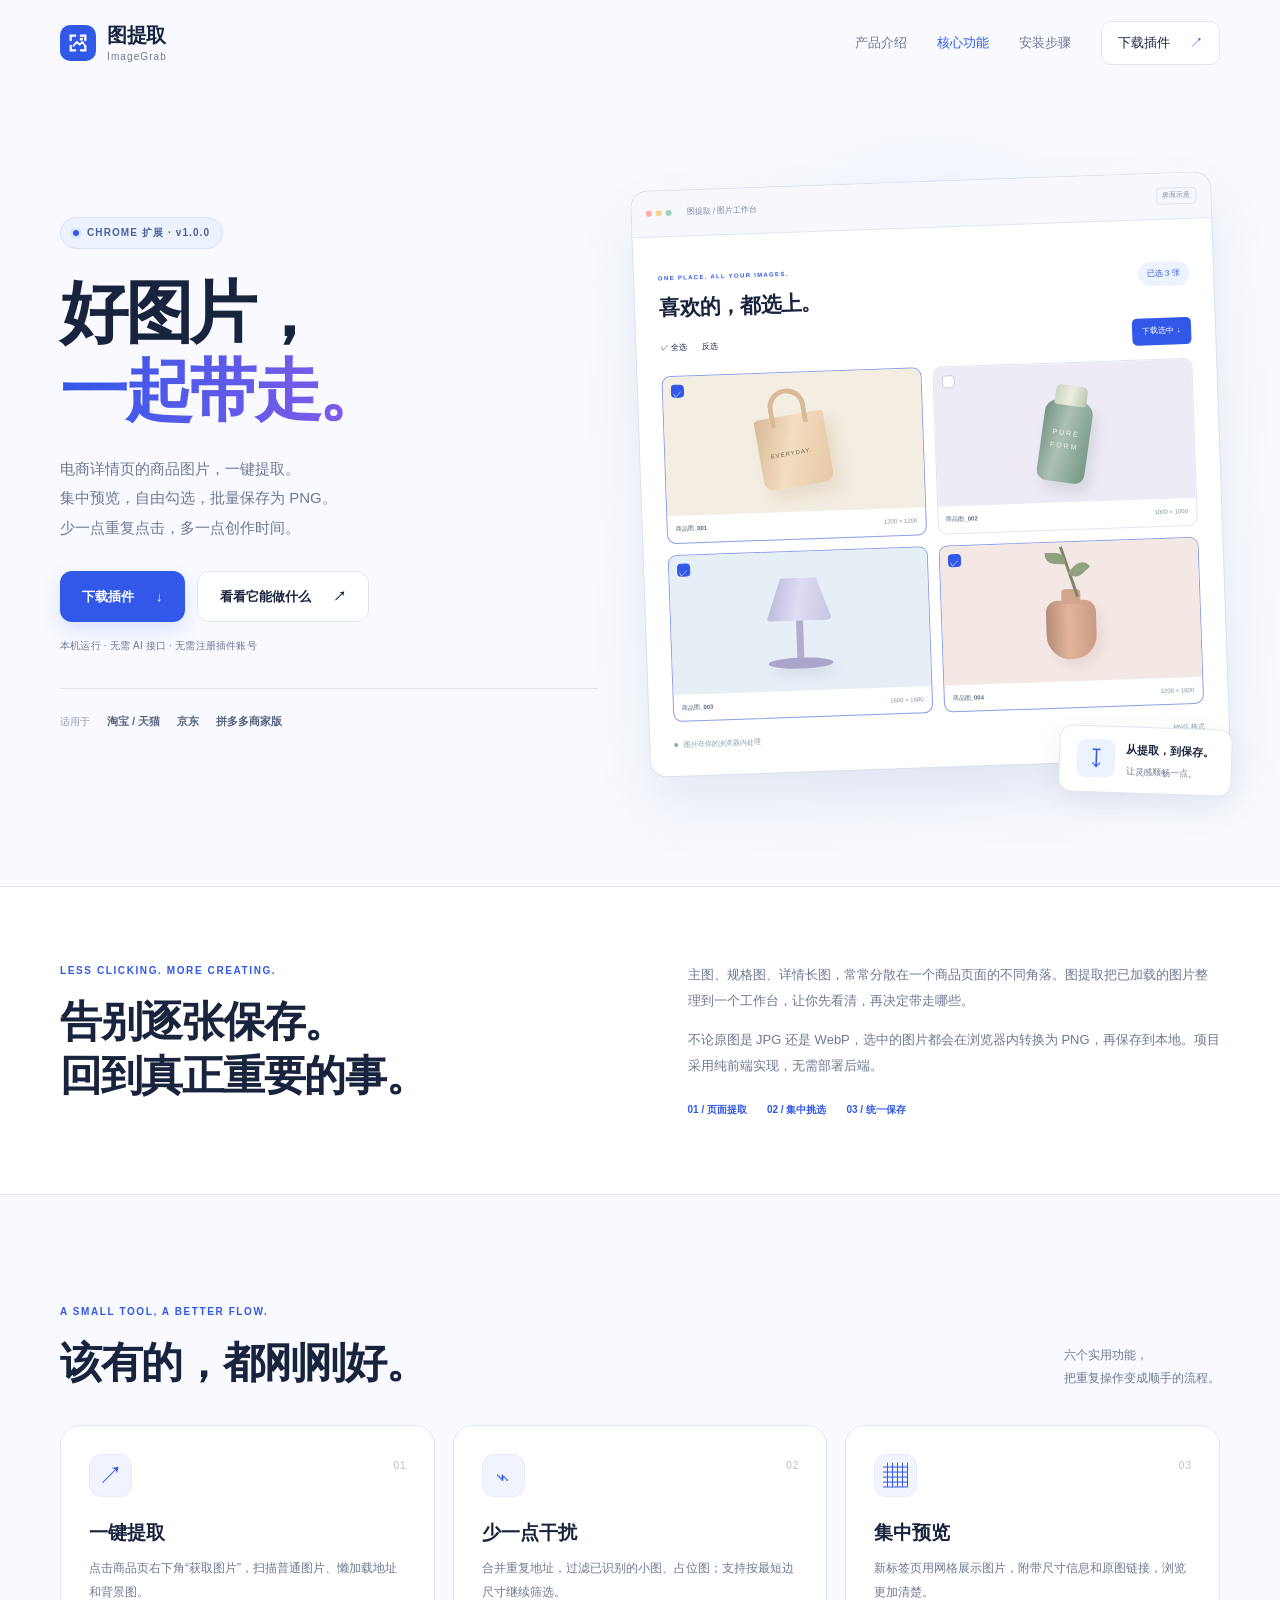
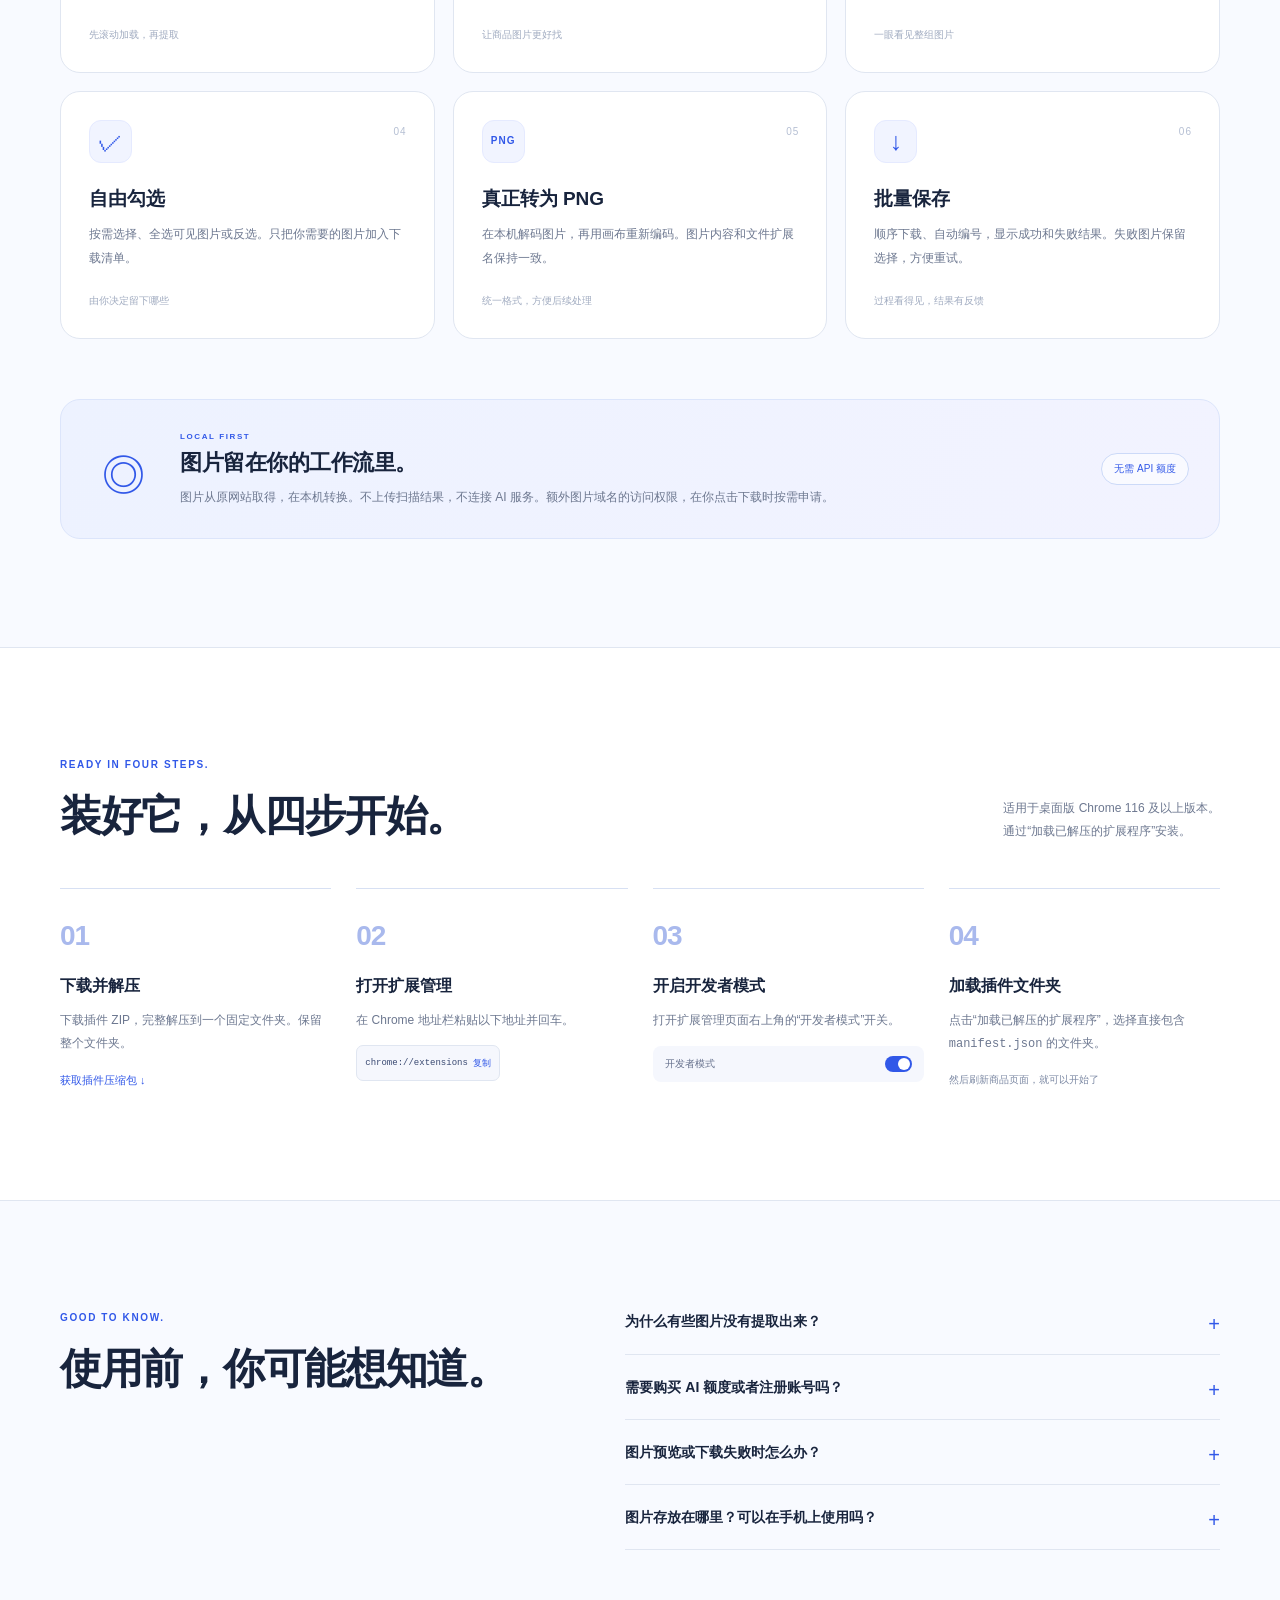
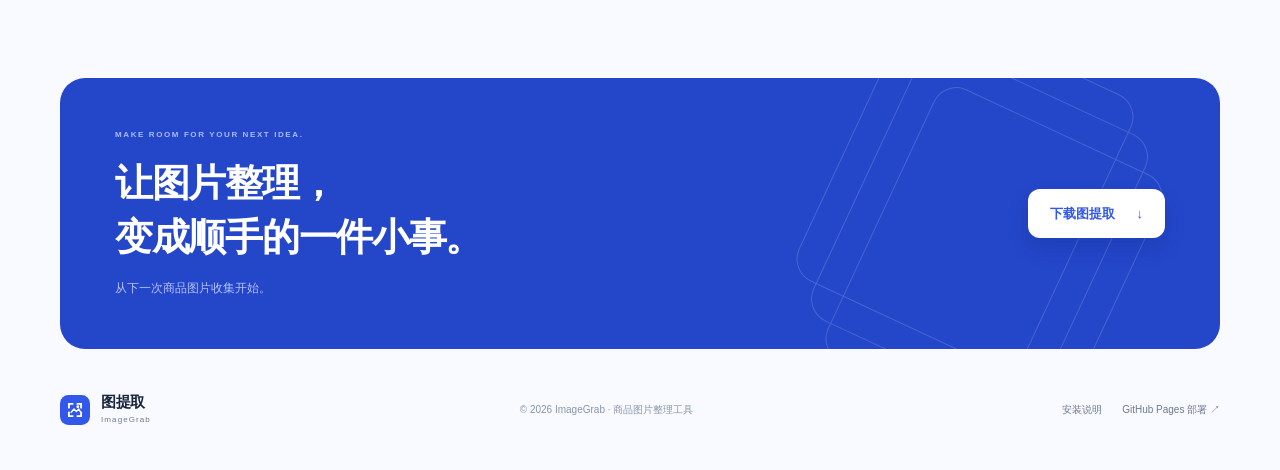
<file: docs/index.html>
<!doctype html>
<html lang="zh-CN"><head><meta charset="utf-8"><meta name="viewport" content="width=device-width,initial-scale=1"><meta name="description" content="图提取 ImageGrab：在淘宝、天猫、京东、拼多多商品页提取图片，集中预览、自由勾选，批量转换为 PNG 下载。"><meta name="theme-color" content="#3158e8"><title>图提取 ImageGrab · 好图片，一起带走</title><link rel="icon" href="assets/logo.svg" type="image/svg+xml"><link rel="stylesheet" href="css/style.css"><script src="js/main.js" defer></script></head>
<body><a class="skip-link" href="#main">跳到主要内容</a><header class="site-header"><div class="container nav-wrap"><a href="#top" class="brand" aria-label="图提取首页"><img src="assets/logo.svg" width="36" height="36" alt=""><strong>图提取<span>ImageGrab</span></strong></a><button class="menu-toggle" type="button" aria-label="展开导航" aria-controls="site-nav" aria-expanded="false"><span></span><span></span><span></span></button><nav id="site-nav" aria-label="主导航"><a href="#about">产品介绍</a><a href="#features">核心功能</a><a href="#install">安装步骤</a><a class="nav-download" href="downloads/imagegrab-extension.zip" download>下载插件 <span aria-hidden="true">↗</span></a></nav></div></header>
<main id="main"><section class="hero container" id="top"><div class="hero-copy reveal"><div class="pill"><span class="status-dot"></span> CHROME 扩展 · v1.0.0</div><h1>好图片，<br><span class="gradient-text">一起带走。</span></h1><p class="hero-description">电商详情页的商品图片，一键提取。<br>集中预览，自由勾选，批量保存为 PNG。<br>少一点重复点击，多一点创作时间。</p><div class="hero-actions"><a class="button button-primary" href="downloads/imagegrab-extension.zip" download>下载插件 <span aria-hidden="true">↓</span></a><a class="button button-secondary" href="#features">看看它能做什么 <span aria-hidden="true">↗</span></a></div><p class="hero-note">本机运行 · 无需 AI 接口 · 无需注册插件账号</p><div class="platforms"><span>适用于</span><strong>淘宝 / 天猫</strong><strong>京东</strong><strong>拼多多商家版</strong></div></div>
<div class="hero-visual reveal" aria-label="图片工作台界面示意"><div class="visual-glow"></div><div class="mock-window"><div class="window-top"><div class="traffic"><i></i><i></i><i></i></div><span>图提取 / 图片工作台</span><span class="demo-badge">界面示意</span></div><div class="mock-content"><div class="mock-heading"><div><span class="mock-eyebrow">ONE PLACE. ALL YOUR IMAGES.</span><h2>喜欢的，都选上。</h2></div><span class="mock-count">已选 3 张</span></div><div class="mock-toolbar"><span>✓ 全选</span><span>反选</span><strong>下载选中 ↓</strong></div><div class="mock-grid"><div class="mock-card chosen"><span class="check">✓</span><div class="product-stage stage-sand"><div class="tote"><span></span><i>EVERYDAY.</i></div></div><div class="mock-caption"><b>商品图_001</b><span>1200 × 1200</span></div></div><div class="mock-card"><span class="check"></span><div class="product-stage stage-lavender"><div class="bottle"><span></span><i>PURE<br>FORM</i></div></div><div class="mock-caption"><b>商品图_002</b><span>1000 × 1000</span></div></div><div class="mock-card chosen"><span class="check">✓</span><div class="product-stage stage-sky"><div class="lamp"><span></span><i></i></div></div><div class="mock-caption"><b>商品图_003</b><span>1600 × 1600</span></div></div><div class="mock-card chosen"><span class="check">✓</span><div class="product-stage stage-rose"><div class="vase"><span></span><i></i></div></div><div class="mock-caption"><b>商品图_004</b><span>1200 × 1600</span></div></div></div><div class="mock-footer"><span><i></i> 图片在你的浏览器内处理</span><span>PNG 格式</span></div></div></div><div class="floating-tag"><span>↧</span><div><strong>从提取，到保存。</strong><small>让灵感顺畅一点。</small></div></div></div></section>
<section id="about" class="about-section"><div class="container about-layout"><div class="section-heading reveal"><p class="eyebrow">LESS CLICKING. MORE CREATING.</p><h2>告别逐张保存。<br>回到真正重要的事。</h2></div><div class="about-text reveal"><p>主图、规格图、详情长图，常常分散在一个商品页面的不同角落。图提取把已加载的图片整理到一个工作台，让你先看清，再决定带走哪些。</p><p>不论原图是 JPG 还是 WebP，选中的图片都会在浏览器内转换为 PNG，再保存到本地。项目采用纯前端实现，无需部署后端。</p><div class="about-points"><span>01 / 页面提取</span><span>02 / 集中挑选</span><span>03 / 统一保存</span></div></div></div></section>
<section id="features" class="features-section container"><div class="section-top reveal"><div><p class="eyebrow">A SMALL TOOL, A BETTER FLOW.</p><h2>该有的，都刚刚好。</h2></div><p>六个实用功能，<br>把重复操作变成顺手的流程。</p></div><div class="feature-grid"><article class="feature-card reveal"><div class="feature-icon">↗</div><span class="feature-number">01</span><h3>一键提取</h3><p>点击商品页右下角“获取图片”，扫描普通图片、懒加载地址和背景图。</p><small>先滚动加载，再提取</small></article><article class="feature-card reveal"><div class="feature-icon">⌁</div><span class="feature-number">02</span><h3>少一点干扰</h3><p>合并重复地址，过滤已识别的小图、占位图；支持按最短边尺寸继续筛选。</p><small>让商品图片更好找</small></article><article class="feature-card reveal"><div class="feature-icon">▦</div><span class="feature-number">03</span><h3>集中预览</h3><p>新标签页用网格展示图片，附带尺寸信息和原图链接，浏览更加清楚。</p><small>一眼看见整组图片</small></article><article class="feature-card reveal"><div class="feature-icon">✓</div><span class="feature-number">04</span><h3>自由勾选</h3><p>按需选择、全选可见图片或反选。只把你需要的图片加入下载清单。</p><small>由你决定留下哪些</small></article><article class="feature-card reveal"><div class="feature-icon icon-text">PNG</div><span class="feature-number">05</span><h3>真正转为 PNG</h3><p>在本机解码图片，再用画布重新编码。图片内容和文件扩展名保持一致。</p><small>统一格式，方便后续处理</small></article><article class="feature-card reveal"><div class="feature-icon">↓</div><span class="feature-number">06</span><h3>批量保存</h3><p>顺序下载、自动编号，显示成功和失败结果。失败图片保留选择，方便重试。</p><small>过程看得见，结果有反馈</small></article></div></section>
<section class="privacy-section container reveal"><div class="privacy-symbol">◎</div><div><p class="eyebrow">LOCAL FIRST</p><h2>图片留在你的工作流里。</h2><p>图片从原网站取得，在本机转换。不上传扫描结果，不连接 AI 服务。额外图片域名的访问权限，在你点击下载时按需申请。</p></div><span class="privacy-chip">无需 API 额度</span></section>
<section id="install" class="install-section"><div class="container"><div class="section-top reveal"><div><p class="eyebrow">READY IN FOUR STEPS.</p><h2>装好它，从四步开始。</h2></div><p>适用于桌面版 Chrome 116 及以上版本。<br>通过“加载已解压的扩展程序”安装。</p></div><ol class="steps"><li class="reveal"><span class="step-num">01</span><h3>下载并解压</h3><p>下载插件 ZIP，完整解压到一个固定文件夹。保留整个文件夹。</p><a href="downloads/imagegrab-extension.zip" download>获取插件压缩包 ↓</a></li><li class="reveal"><span class="step-num">02</span><h3>打开扩展管理</h3><p>在 Chrome 地址栏粘贴以下地址并回车。</p><button class="copy-address" type="button" data-copy="chrome://extensions"><code>chrome://extensions</code><span>复制</span></button></li><li class="reveal"><span class="step-num">03</span><h3>开启开发者模式</h3><p>打开扩展管理页面右上角的“开发者模式”开关。</p><div class="switch-demo" aria-hidden="true"><span>开发者模式</span><i></i></div></li><li class="reveal"><span class="step-num">04</span><h3>加载插件文件夹</h3><p>点击“加载已解压的扩展程序”，选择直接包含 <code>manifest.json</code> 的文件夹。</p><span class="loaded-chip">然后刷新商品页面，就可以开始了</span></li></ol></div></section>
<section id="faq" class="faq-section container"><div class="section-heading reveal"><p class="eyebrow">GOOD TO KNOW.</p><h2>使用前，你可能想知道。</h2></div><div class="faq-list reveal"><details><summary>为什么有些图片没有提取出来？</summary><p>商品详情通常使用懒加载。请先手动滚动页面，展开完整详情内容，待图片出现后再获取。当前版本扫描主页面，未覆盖跨域 iframe；网站改版后也可能需要更新适配规则。</p></details><details><summary>需要购买 AI 额度或者注册账号吗？</summary><p>插件使用普通浏览器扩展技术，不调用 AI 接口，也不需要插件账号。商品网站本身如需登录，请正常使用你自己的账号。</p></details><details><summary>图片预览或下载失败时怎么办？</summary><p>检查图片域名权限，或点击原图链接查看。部分站点有登录校验、防盗链或临时签名限制，这些图片可能无法由扩展直接取得。单张源文件及输出 PNG 上限 35 MB，图片上限 4000 万像素。动态图会保存为静态 PNG。</p></details><details><summary>图片存放在哪里？可以在手机上使用吗？</summary><p>文件保存至浏览器默认下载目录下的 ImageGrab 文件夹。此宣传网站可在手机浏览；插件安装与使用需要桌面版 Chrome。请仅下载和使用你有权处理的图片。</p></details></div></section>
<section class="cta-section container reveal"><div><p class="eyebrow">MAKE ROOM FOR YOUR NEXT IDEA.</p><h2>让图片整理，<br>变成顺手的一件小事。</h2><p>从下一次商品图片收集开始。</p></div><a class="button button-light" href="downloads/imagegrab-extension.zip" download>下载图提取 <span aria-hidden="true">↓</span></a><div class="cta-art" aria-hidden="true"><span></span><span></span><span></span></div></section></main>
<footer class="site-footer container"><a class="brand" href="#top"><img src="assets/logo.svg" width="30" height="30" alt=""><strong>图提取<span>ImageGrab</span></strong></a><p>© 2026 ImageGrab · 商品图片整理工具</p><div><a href="#install">安装说明</a><a href="https://docs.github.com/zh/pages" target="_blank" rel="noopener noreferrer">GitHub Pages 部署 ↗</a></div></footer><div id="toast" class="toast" role="status" aria-live="polite" hidden></div></body></html>
</file>
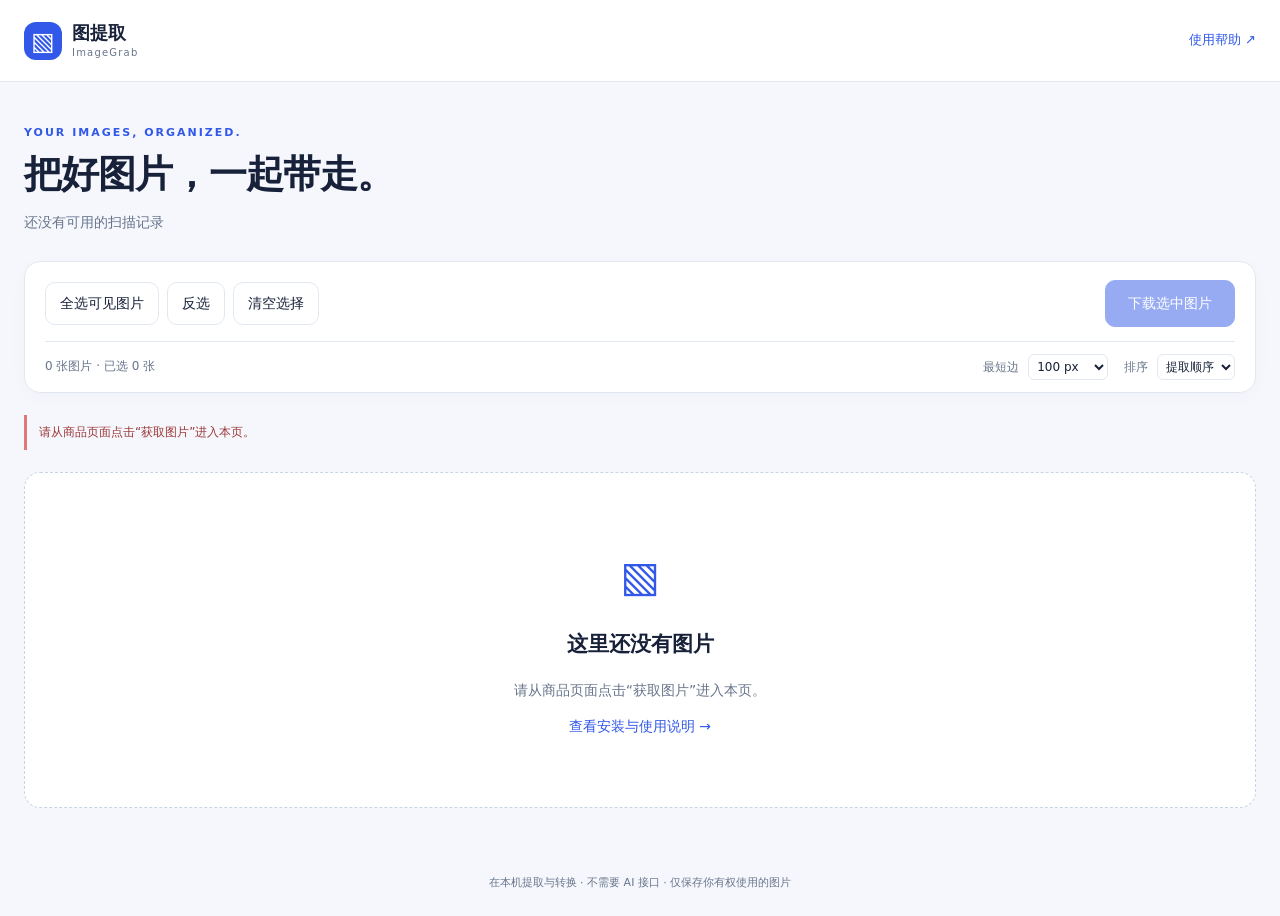
<file: gallery.html>
<!doctype html>
<html lang="zh-CN"><head><meta charset="utf-8"><meta name="viewport" content="width=device-width,initial-scale=1"><title>图片工作台 · 图提取</title><link rel="icon" href="icons/icon48.png"><link rel="stylesheet" href="gallery.css"></head>
<body><header class="topbar"><a class="brand" href="help.html"><span class="brand-icon">▧</span><strong>图提取<span>ImageGrab</span></strong></a><a class="help-link" href="help.html" target="_blank" rel="noopener">使用帮助 ↗</a></header>
<main><section class="heading"><p class="eyebrow">YOUR IMAGES, ORGANIZED.</p><h1>把好图片，一起带走。</h1><p id="source-title">正在读取扫描记录…</p><a id="source-link" target="_blank" rel="noopener noreferrer" hidden>返回商品页面 ↗</a></section>
<section class="toolbar" aria-label="图片选择与下载"><div class="toolbar-main"><div class="selection-buttons"><button id="select-all" type="button">全选可见图片</button><button id="invert" type="button">反选</button><button id="clear" type="button">清空选择</button></div><button id="download" class="primary" type="button" disabled>下载选中图片</button></div><div class="toolbar-meta"><p id="counts" aria-live="polite">0 张图片 · 已选 0 张</p><div class="filters"><label>最短边 <select id="min-size"><option value="100">100 px</option><option value="300">300 px</option><option value="600">600 px</option><option value="1000">1000 px</option></select></label><label>排序 <select id="sort"><option value="original">提取顺序</option><option value="size">大图优先</option></select></label></div></div></section>
<section id="progress-panel" class="progress-panel" hidden aria-label="下载进度"><div class="progress-heading"><strong id="progress-text">准备下载</strong><button id="stop" type="button">停止后续下载</button></div><progress id="progress" value="0" max="1"></progress><p>请保持本页打开。文件保存在默认下载目录下的 ImageGrab 文件夹。</p></section>
<p id="notice" class="notice" role="status">先滚动商品页面加载完整详情图，再提取，效果更好。</p><ul id="image-grid" class="image-grid" aria-label="提取的图片"></ul><section id="empty" class="empty" hidden><div>▧</div><h2>这里还没有图片</h2><p id="empty-message">请回到商品页面，点击右下角的“获取图片”。</p><a href="help.html">查看安装与使用说明 →</a></section><details id="errors" class="errors" hidden><summary id="errors-title">下载失败的图片</summary><ul id="error-list"></ul></details></main>
<footer>在本机提取与转换 · 不需要 AI 接口 · 仅保存你有权使用的图片</footer><script src="lib/core.js"></script><script src="gallery.js"></script></body></html>
</file>
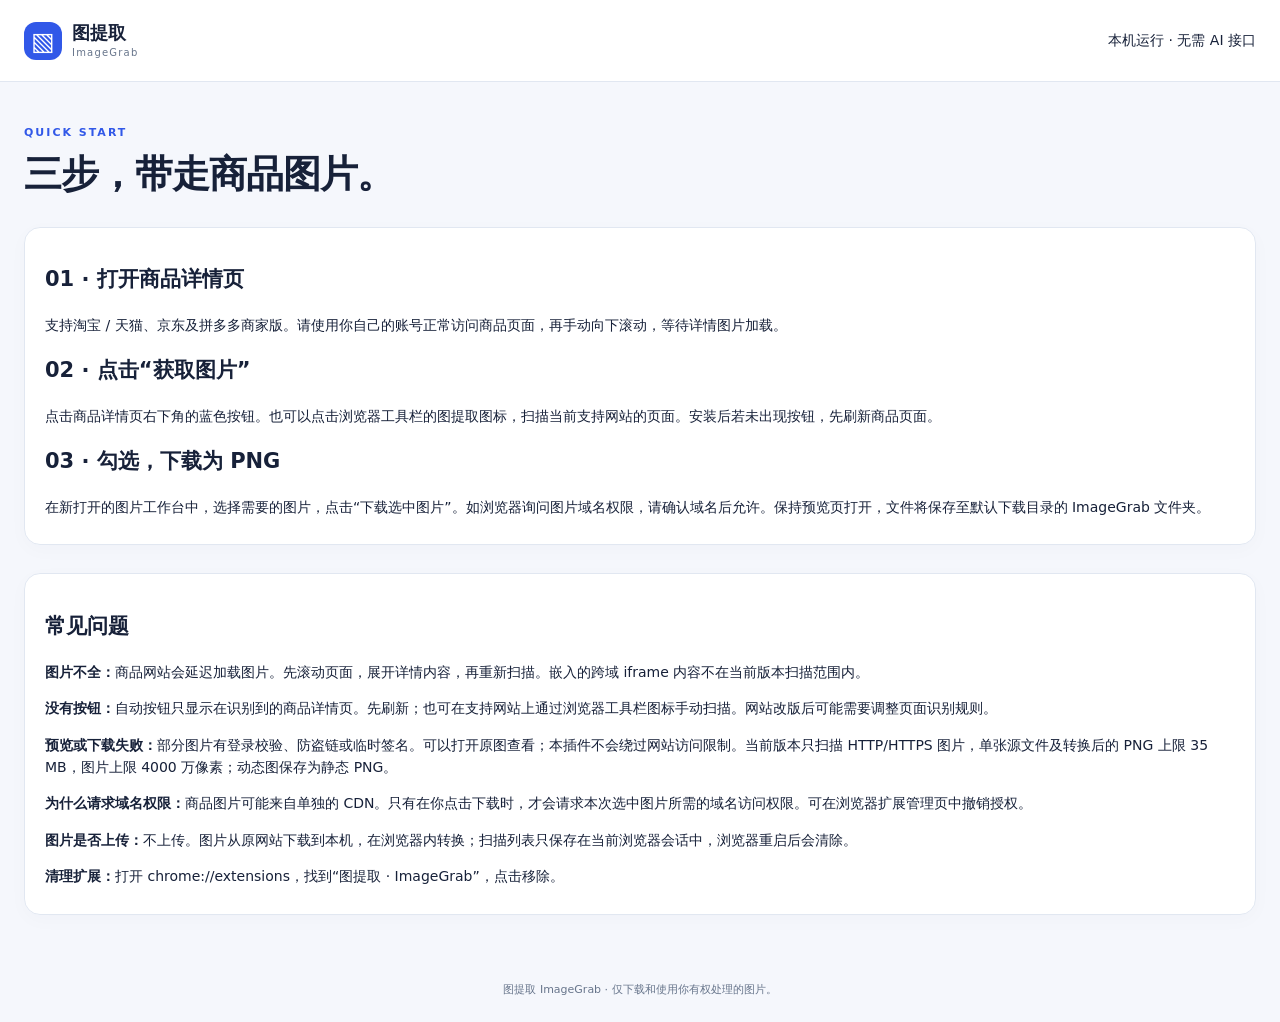
<file: help.html>
<!doctype html><html lang="zh-CN"><head><meta charset="utf-8"><meta name="viewport" content="width=device-width,initial-scale=1"><title>使用帮助 · 图提取</title><link rel="icon" href="icons/icon48.png"><link rel="stylesheet" href="gallery.css"></head><body><header class="topbar"><a class="brand" href="help.html"><span class="brand-icon">▧</span><strong>图提取<span>ImageGrab</span></strong></a><span>本机运行 · 无需 AI 接口</span></header><main><section class="heading"><p class="eyebrow">QUICK START</p><h1>三步，带走商品图片。</h1><p id="help-error" class="notice error" hidden role="alert"></p></section><section class="toolbar"><h2>01 · 打开商品详情页</h2><p>支持淘宝 / 天猫、京东及拼多多商家版。请使用你自己的账号正常访问商品页面，再手动向下滚动，等待详情图片加载。</p><h2>02 · 点击“获取图片”</h2><p>点击商品详情页右下角的蓝色按钮。也可以点击浏览器工具栏的图提取图标，扫描当前支持网站的页面。安装后若未出现按钮，先刷新商品页面。</p><h2>03 · 勾选，下载为 PNG</h2><p>在新打开的图片工作台中，选择需要的图片，点击“下载选中图片”。如浏览器询问图片域名权限，请确认域名后允许。保持预览页打开，文件将保存至默认下载目录的 ImageGrab 文件夹。</p></section><section class="toolbar"><h2>常见问题</h2><p><strong>图片不全：</strong>商品网站会延迟加载图片。先滚动页面，展开详情内容，再重新扫描。嵌入的跨域 iframe 内容不在当前版本扫描范围内。</p><p><strong>没有按钮：</strong>自动按钮只显示在识别到的商品详情页。先刷新；也可在支持网站上通过浏览器工具栏图标手动扫描。网站改版后可能需要调整页面识别规则。</p><p><strong>预览或下载失败：</strong>部分图片有登录校验、防盗链或临时签名。可以打开原图查看；本插件不会绕过网站访问限制。当前版本只扫描 HTTP/HTTPS 图片，单张源文件及转换后的 PNG 上限 35 MB，图片上限 4000 万像素；动态图保存为静态 PNG。</p><p><strong>为什么请求域名权限：</strong>商品图片可能来自单独的 CDN。只有在你点击下载时，才会请求本次选中图片所需的域名访问权限。可在浏览器扩展管理页中撤销授权。</p><p><strong>图片是否上传：</strong>不上传。图片从原网站下载到本机，在浏览器内转换；扫描列表只保存在当前浏览器会话中，浏览器重启后会清除。</p><p><strong>清理扩展：</strong>打开 chrome://extensions，找到“图提取 · ImageGrab”，点击移除。</p></section></main><footer>图提取 ImageGrab · 仅下载和使用你有权处理的图片。</footer><script src="help.js"></script></body></html>
</file>
<file: docs/css/style.css>
/* 所有主要颜色、尺寸和圆角集中在这里，便于个性化修改。 */
:root{--primary:#3158e8;--primary-dark:#2443c2;--accent:#8a5bea;--ink:#18243d;--muted:#6d7890;--bg:#f8faff;--white:#fff;--line:#e0e6f1;--radius:20px;--radius-sm:12px;--space:24px;--section:108px;--max:1160px;--shadow:0 20px 70px #20326912}*{box-sizing:border-box}html{scroll-behavior:smooth;scroll-padding-top:100px}body{margin:0;background:var(--bg);font:15px/1.8 -apple-system,BlinkMacSystemFont,"PingFang SC","Microsoft YaHei",sans-serif;color:var(--ink);overflow-x:hidden}button,a{-webkit-tap-highlight-color:transparent}a{color:inherit;text-decoration:none}button{font:inherit;cursor:pointer}a:focus-visible,button:focus-visible,summary:focus-visible{outline:3px solid #94abff;outline-offset:5px}img{max-width:100%;display:block}h1,h2,h3,p{margin:0}h1,h2,h3{line-height:1.28}h2{font-size:clamp(28px,3.4vw,42px);letter-spacing:-1.3px}p{overflow-wrap:anywhere}.container{width:min(var(--max),calc(100% - 48px));margin-inline:auto}.skip-link{position:fixed;top:-90px;left:12px;z-index:100;background:var(--primary);color:white;padding:10px 20px}.skip-link:focus{top:10px}.site-header{position:sticky;top:0;z-index:30;background:#f8faffeb;border-bottom:1px solid transparent;backdrop-filter:blur(16px);transition:box-shadow .25s,border-color .25s}.site-header.scrolled{border-color:var(--line);box-shadow:0 4px 25px #17285a06}.nav-wrap{height:86px;display:flex;justify-content:space-between;align-items:center}.brand{display:flex;gap:11px;align-items:center;flex-shrink:0}.brand strong{font-size:20px;letter-spacing:-.4px;line-height:1.1}.brand strong span{display:block;color:var(--muted);font-size:10px;font-weight:500;letter-spacing:1.1px;margin-top:5px}nav{display:flex;align-items:center;gap:30px}nav a{font-size:13px;color:var(--muted);transition:color .2s}nav a:hover,nav a.active{color:var(--primary)}nav .nav-download{background:var(--white);border:1px solid var(--line);border-radius:10px;padding:9px 16px;color:var(--ink)}.nav-download span{margin-left:16px;color:var(--primary)}.menu-toggle{display:none}.hero{min-height:700px;padding-top:66px;padding-bottom:90px;display:grid;grid-template-columns:1fr 1.08fr;align-items:center;gap:42px}.pill{display:inline-flex;align-items:center;gap:8px;border:1px solid #d8e1fa;background:#edf2ff;border-radius:30px;padding:6px 12px;font-size:10px;letter-spacing:1.1px;color:#4b619c;font-weight:700}.status-dot{width:6px;height:6px;border-radius:50%;background:var(--primary);box-shadow:0 0 0 3px #3158e814}.hero h1{font-size:clamp(48px,5.3vw,70px);line-height:1.15;letter-spacing:-3.5px;margin:25px 0 24px;font-weight:760}.gradient-text{background:linear-gradient(100deg,var(--primary),var(--accent));background-clip:text;-webkit-background-clip:text;color:transparent}.hero-description{font-size:15px;line-height:1.95;color:var(--muted)}.hero-actions{display:flex;gap:12px;flex-wrap:wrap;margin-top:29px}.button{display:inline-flex;align-items:center;justify-content:center;gap:22px;padding:13px 22px;border-radius:var(--radius-sm);font-size:13px;font-weight:650;transition:transform .2s,box-shadow .2s,background .2s;min-height:48px}.button:hover{transform:translateY(-2px)}.button-primary{background:var(--primary);color:white;box-shadow:0 8px 20px #3158e825}.button-primary:hover{background:var(--primary-dark);box-shadow:0 12px 25px #3158e833}.button-secondary{border:1px solid var(--line);background:white;color:var(--ink)}.hero-note{font-size:10px;letter-spacing:.2px;color:var(--muted);margin-top:15px}.platforms{display:flex;align-items:center;gap:17px;flex-wrap:wrap;margin-top:33px;padding-top:23px;border-top:1px solid var(--line)}.platforms>span{font-size:10px;color:#919bad}.platforms strong{font-size:11px;font-weight:650;color:#58647e}.hero-visual{position:relative;min-width:0;padding:28px 0}.visual-glow{position:absolute;inset:-60px -15px;background:radial-gradient(ellipse,#d9dfffaa,transparent 67%);z-index:-1}.mock-window{position:relative;transform:rotate(-2deg);border:1px solid #d9e0f1;background:white;border-radius:17px;box-shadow:0 30px 60px #25336c16;overflow:hidden}.window-top{display:flex;align-items:center;gap:15px;padding:14px;background:#f6f8fd;border-bottom:1px solid var(--line);font-size:8px;color:#7c87a1}.traffic{display:flex;gap:4px}.traffic i{height:6px;width:6px;border-radius:50%;background:#d5dbe7}.traffic i:first-child{background:#ffaca5}.traffic i:nth-child(2){background:#f8d18e}.traffic i:last-child{background:#9ed2b2}.demo-badge{margin-left:auto;border:1px solid #dce3f2;border-radius:4px;padding:1px 5px;font-size:7px}.mock-content{padding:24px}.mock-heading{display:flex;justify-content:space-between;gap:10px;align-items:center}.mock-eyebrow{font-size:6px;letter-spacing:1.3px;color:var(--primary);font-weight:700}.mock-heading h2{font-size:21px;letter-spacing:-.7px;margin-top:7px}.mock-count{font-size:8px;color:var(--primary);background:#edf2ff;border-radius:20px;padding:5px 9px}.mock-toolbar{display:flex;gap:15px;align-items:center;font-size:8px;padding:14px 0}.mock-toolbar strong{margin-left:auto;background:var(--primary);border-radius:5px;color:white;padding:6px 10px;font-weight:500}.mock-grid{display:grid;grid-template-columns:repeat(2,minmax(0,1fr));gap:11px}.mock-card{border:1px solid var(--line);border-radius:9px;position:relative;overflow:hidden;min-width:0}.mock-card.chosen{border-color:#8c9fe8}.check{position:absolute;top:8px;left:8px;border:1px solid #c6cfdf;border-radius:4px;width:13px;height:13px;display:grid;place-items:center;background:white;z-index:2;font-size:9px;color:white}.chosen .check{background:var(--primary);border-color:var(--primary)}.product-stage{height:139px;display:flex;align-items:center;justify-content:center;overflow:hidden}.stage-sand{background:#f3ede2}.stage-lavender{background:#eeeaf6}.stage-sky{background:#e6eff6}.stage-rose{background:#f4e8e5}.mock-caption{padding:8px;display:flex;justify-content:space-between;gap:3px;font-size:6px;color:#8190a4}.mock-caption b{font-weight:550;color:#57657e}.tote{position:relative;width:70px;height:72px;background:linear-gradient(110deg,#d7b998,#f3dec0 45%,#e5c7a4);border-radius:4px 4px 10px 10px;box-shadow:7px 10px 14px #ab8a602b;margin-top:17px;transform:rotate(-8deg)}.tote>span{position:absolute;top:-27px;left:16px;width:38px;height:37px;border:5px solid #d8bb95;border-bottom:none;border-radius:28px 28px 0 0}.tote>i{position:absolute;top:33px;left:11px;font-style:normal;letter-spacing:1px;font-size:6px;color:#6e624f}.bottle{position:relative;width:48px;height:82px;background:linear-gradient(100deg,#719182,#acc1b3 42%,#739685);border-radius:13px 13px 10px 10px;box-shadow:6px 9px 12px #6581742b;margin-top:17px;transform:rotate(10deg)}.bottle>span{position:absolute;top:-15px;left:8px;width:32px;height:20px;border-radius:5px 5px 3px 3px;background:linear-gradient(100deg,#c9d3bf,#ecede0,#b7c5ad)}.bottle>i{position:absolute;top:27px;left:6px;right:6px;text-align:center;font-size:7px;color:#f4f5e9;line-height:1.8;letter-spacing:2px;font-style:normal}.lamp{position:relative;width:85px;height:100px;margin-top:14px}.lamp>span{position:absolute;left:9px;top:0;width:66px;height:43px;clip-path:polygon(23% 0,77% 0,100% 100%,0 100%);background:linear-gradient(100deg,#b4b2d5,#dfddf3,#c7c4e1);border-radius:5px}.lamp::before{content:"";position:absolute;left:39px;top:38px;width:7px;height:49px;background:#b3aed1}.lamp>i{position:absolute;left:10px;bottom:9px;width:65px;height:11px;border-radius:50%;background:#aaa5ca;box-shadow:3px 7px 10px #9995ac33}.vase{position:relative;width:50px;height:59px;border-radius:12px 12px 24px 24px;background:linear-gradient(90deg,#b68c77,#e2b59b 45%,#c99b84);margin-top:37px;box-shadow:6px 8px 10px #aa887a25}.vase::before{content:"";position:absolute;left:16px;top:-11px;width:19px;height:15px;background:#d3a58d;border-radius:4px}.vase>span{position:absolute;top:-55px;left:23px;width:3px;height:53px;background:#7a8865;transform:rotate(-17deg)}.vase>span::before,.vase>span::after{content:"";position:absolute;width:21px;height:11px;border-radius:2px 15px 2px 15px;background:#91a07e;left:-18px;top:4px;transform:rotate(20deg)}.vase>span::after{top:22px;left:1px;transform:rotate(-24deg)}.mock-footer{display:flex;align-items:center;justify-content:space-between;font-size:7px;color:#8b96aa;margin-top:17px}.mock-footer i{display:inline-block;width:4px;height:4px;background:#71b499;border-radius:50%;margin-right:4px}.floating-tag{position:absolute;right:-12px;bottom:2px;transform:rotate(2deg);display:flex;gap:11px;align-items:center;background:white;border:1px solid var(--line);border-radius:13px;padding:13px 17px;box-shadow:0 10px 30px #25336c12}.floating-tag>span{font-size:25px;color:var(--primary);background:#edf2ff;width:38px;height:38px;text-align:center;line-height:38px;border-radius:9px}.floating-tag strong{display:block;font-size:11px}.floating-tag small{display:block;font-size:9px;color:var(--muted);margin-top:3px}.eyebrow{font-size:10px;letter-spacing:1.6px;font-weight:700;color:var(--primary);margin-bottom:15px}.about-section{background:white;border-top:1px solid var(--line);border-bottom:1px solid var(--line);padding:75px 0}.about-layout{display:grid;grid-template-columns:1fr 1fr;gap:95px}.about-text>p{font-size:13px;line-height:2;color:var(--muted)}.about-text>p+p{margin-top:13px}.about-points{display:flex;flex-wrap:wrap;gap:20px;margin-top:22px;color:var(--primary);font-size:10px;font-weight:600}.features-section{padding-top:var(--section);padding-bottom:60px}.section-top{display:flex;align-items:end;justify-content:space-between;gap:25px;margin-bottom:35px}.section-top>p{color:var(--muted);font-size:12px;line-height:1.9}.feature-grid{display:grid;grid-template-columns:repeat(3,minmax(0,1fr));gap:18px}.feature-card{position:relative;background:white;border:1px solid var(--line);border-radius:var(--radius);padding:28px;transition:transform .25s,box-shadow .25s,border-color .25s}.feature-card:hover{transform:translateY(-5px);box-shadow:var(--shadow);border-color:#c9d5ff}.feature-icon{width:43px;height:43px;border:1px solid #e5eaff;background:#f1f4ff;display:grid;place-items:center;border-radius:12px;font-size:25px;color:var(--primary);line-height:1}.icon-text{font-size:10px;font-weight:800;letter-spacing:1px}.feature-number{position:absolute;top:31px;right:27px;color:#b5bfd3;font-size:10px;letter-spacing:1px}.feature-card h3{font-size:19px;margin:24px 0 12px}.feature-card p{font-size:12px;line-height:1.95;color:var(--muted)}.feature-card small{display:block;font-size:10px;color:#a0abc0;margin-top:22px}.privacy-section{margin-bottom:var(--section);border:1px solid #dce5fb;border-radius:var(--radius);display:flex;align-items:center;gap:25px;padding:30px;background:linear-gradient(110deg,#edf2ff,#f2f3ff)}.privacy-symbol{width:64px;height:64px;display:grid;place-items:center;font-size:43px;color:var(--primary);flex-shrink:0}.privacy-section h2{font-size:22px;letter-spacing:-.5px}.privacy-section .eyebrow{margin-bottom:5px;font-size:8px}.privacy-section p:not(.eyebrow){max-width:660px;font-size:12px;color:var(--muted);margin-top:9px}.privacy-chip{border:1px solid #ccdaf8;border-radius:30px;white-space:nowrap;padding:6px 12px;font-size:10px;color:var(--primary);margin-left:auto;background:#fff9}.install-section{padding:var(--section) 0;background:white;border-block:1px solid var(--line)}.steps{list-style:none;display:grid;grid-template-columns:repeat(4,minmax(0,1fr));gap:25px;padding:0;margin:45px 0 0}.steps li{border-top:1px solid #d7e0f3;padding-top:22px}.step-num{font-size:28px;color:#a9b9ed;font-weight:650;letter-spacing:-1px}.steps h3{font-size:16px;margin:15px 0 12px}.steps p{font-size:12px;color:var(--muted);line-height:1.9}.steps a{display:inline-block;font-size:11px;color:var(--primary);margin-top:17px}.copy-address{display:flex;align-items:center;justify-content:space-between;gap:5px;max-width:100%;background:#f5f7fd;border:1px solid var(--line);border-radius:7px;padding:9px 8px;margin-top:13px}.copy-address code{font-size:9px;color:#3a4a72;white-space:nowrap}.copy-address span{font-size:9px;color:var(--primary)}.switch-demo{display:flex;align-items:center;justify-content:space-between;background:#f5f7fd;border-radius:8px;padding:9px 12px;font-size:10px;color:#65708c;margin-top:14px}.switch-demo i{position:relative;width:27px;height:16px;background:var(--primary);border-radius:20px}.switch-demo i::after{content:"";width:12px;height:12px;position:absolute;right:2px;top:2px;background:white;border-radius:50%}.loaded-chip{display:block;font-size:10px;color:#7b88a3;margin-top:16px}.steps code{overflow-wrap:anywhere}.faq-section{padding-block:var(--section);display:grid;grid-template-columns:1fr 1.2fr;gap:70px}.faq-list details{border-bottom:1px solid var(--line);padding:0 0 19px;margin-bottom:20px}.faq-list summary{font-size:14px;font-weight:600;cursor:pointer;list-style:none;padding-right:25px;position:relative}.faq-list summary::-webkit-details-marker{display:none}.faq-list summary::after{content:"+";position:absolute;right:0;top:-3px;color:var(--primary);font-size:20px;font-weight:400}.faq-list details[open] summary::after{content:"−"}.faq-list p{font-size:12px;line-height:2;color:var(--muted);margin-top:14px}.cta-section{position:relative;overflow:hidden;padding:50px 55px;background:#2446c9;color:white;border-radius:25px;display:flex;align-items:center;justify-content:space-between;gap:20px}.cta-section .eyebrow{color:#aabbff;font-size:8px}.cta-section h2{font-size:clamp(25px,3.4vw,38px);line-height:1.4}.cta-section p:not(.eyebrow){font-size:12px;color:#b5c3fa;margin-top:14px}.cta-section .button{z-index:2;white-space:nowrap}.button-light{background:white;color:var(--primary);box-shadow:0 10px 20px #0a287a33}.cta-art{position:absolute;right:130px;top:-40px;width:250px;height:300px;opacity:.16;transform:rotate(25deg);pointer-events:none}.cta-art span{position:absolute;inset:0;border:1px solid #fff;border-radius:25px;transform:translate(0,0)}.cta-art span:nth-child(2){transform:translate(30px,30px)}.cta-art span:nth-child(3){transform:translate(60px,60px)}.site-footer{display:flex;align-items:center;justify-content:space-between;gap:20px;padding-block:45px}.site-footer .brand strong{font-size:15px}.site-footer .brand span{font-size:8px}.site-footer p{color:#8994aa;font-size:10px}.site-footer>div{display:flex;gap:20px;font-size:10px;color:var(--muted)}.toast{position:fixed;bottom:25px;left:50%;transform:translateX(-50%);background:var(--ink);color:white;z-index:99;padding:11px 19px;border-radius:10px;font-size:12px;max-width:calc(100vw - 32px);text-align:center}.reveal{opacity:1;transform:none}.has-motion .reveal{opacity:0;transform:translateY(18px);transition:opacity .6s,transform .6s}.has-motion .reveal.is-visible{opacity:1;transform:translateY(0)}[hidden]{display:none!important}@media(min-width:1500px){.hero{min-height:760px}}@media(max-width:1023px){:root{--section:75px}.hero{gap:25px;padding-top:45px;padding-bottom:70px;min-height:650px}.hero h1{font-size:55px}.hero-description{font-size:13px}.hero-actions{gap:9px}.button{padding:12px 16px;font-size:12px;gap:12px}.mock-content{padding:17px}.product-stage{height:112px}.mock-heading h2{font-size:18px}.mock-eyebrow{font-size:5px}.mock-caption{font-size:5px;padding:7px 5px}.floating-tag{right:0;bottom:3px;padding:10px 12px}.platforms{gap:12px}.platforms strong{font-size:9px}.about-layout{gap:40px}.feature-card{padding:23px}.privacy-section{gap:18px;padding:24px}.privacy-chip{display:none}.steps{grid-template-columns:repeat(2,minmax(0,1fr));gap:32px}.faq-section{gap:35px}.copy-address code{font-size:11px}.cta-section{padding:40px}.site-footer{flex-wrap:wrap}}@media(max-width:767px){:root{--section:62px}.container{width:calc(100% - 36px)}.nav-wrap{height:72px}.brand strong{font-size:18px}.menu-toggle{display:flex;flex-direction:column;gap:5px;border:1px solid var(--line);border-radius:9px;background:white;padding:10px}.menu-toggle span{display:block;width:19px;height:2px;background:var(--ink)}nav{display:none;position:absolute;top:71px;left:0;right:0;background:#fff;flex-direction:column;gap:0;padding:10px 18px 18px;align-items:stretch;box-shadow:0 15px 20px #2032690c;border-bottom:1px solid var(--line)}nav.open{display:flex}nav a{padding:12px}nav .nav-download{margin-top:7px}.hero{grid-template-columns:1fr;padding-top:39px;padding-bottom:58px;gap:24px}.hero h1{font-size:clamp(48px,12vw,68px);letter-spacing:-3px;margin-top:24px}.hero-description{font-size:14px}.hero-actions{margin-top:24px}.hero .button{padding:12px 18px;font-size:12px}.hero-note{font-size:9px}.platforms{gap:13px;margin-top:24px;padding-top:17px}.platforms strong{font-size:10px}.hero-visual{width:100%;max-width:470px;margin:auto;padding:20px 5px 28px}.mock-window{transform:rotate(-1.5deg)}.mock-content{padding:22px}.mock-heading h2{font-size:21px}.product-stage{height:135px}.mock-caption{font-size:7px;padding:8px}.mock-eyebrow{font-size:6px}.floating-tag{right:-1px;bottom:1px}.about-section{padding:50px 0}.about-layout{grid-template-columns:1fr;gap:26px}.about-text>p{font-size:13px}.about-points{gap:18px;font-size:9px}.section-top{align-items:start;flex-direction:column;gap:16px;margin-bottom:27px}.section-top>p{font-size:12px}.feature-grid{grid-template-columns:1fr;gap:13px}.feature-card{padding:25px}.feature-card h3{margin-top:19px;font-size:20px}.feature-card p{font-size:13px}.feature-card small{margin-top:16px;font-size:10px}.privacy-section{align-items:flex-start;gap:12px;padding:21px 17px;margin-bottom:62px}.privacy-symbol{width:33px;height:45px;font-size:30px}.privacy-section h2{font-size:19px}.privacy-section p:not(.eyebrow){font-size:11px}.steps{grid-template-columns:1fr;gap:27px;margin-top:32px}.steps li{position:relative;padding:20px 0 0 52px;min-height:150px}.step-num{position:absolute;left:0;top:15px;font-size:27px}.steps h3{margin-top:0}.steps p{font-size:13px}.copy-address,.switch-demo{max-width:280px}.faq-section{grid-template-columns:1fr;gap:30px}.faq-list summary{font-size:13px}.cta-section{padding:32px 24px;flex-direction:column;align-items:flex-start;gap:26px;border-radius:20px}.cta-section h2{font-size:29px}.cta-section .eyebrow{font-size:7px}.site-footer{padding-block:35px;gap:20px}.site-footer p{order:3;width:100%;font-size:9px}.site-footer>div{gap:12px;font-size:9px}.site-footer .brand{gap:7px}.site-footer .brand strong{font-size:14px}.site-footer .brand img{width:25px;height:25px}}@media(max-width:359px){.hero .button{padding:11px 12px;font-size:11px}.hero-actions{gap:7px}.platforms{gap:9px}.platforms strong{font-size:9px}.mock-content{padding:14px}.mock-heading h2{font-size:18px}.product-stage{height:115px}.mock-caption{font-size:5px}.site-footer>div{gap:9px;font-size:8px}.cta-section h2{font-size:25px}}@media(prefers-reduced-motion:reduce){html{scroll-behavior:auto}*,*::before,*::after{transition:none!important;animation:none!important}.has-motion .reveal{opacity:1;transform:none}}
</file>
<file: gallery.css>
:root{color-scheme:light;--ink:#172139;--muted:#67758b;--blue:#3158e8;--line:#e1e7f1;--surface:#fff;--bg:#f5f7fc}*{box-sizing:border-box}body{margin:0;font:14px/1.6 system-ui,"Microsoft YaHei",sans-serif;color:var(--ink);background:var(--bg)}a{color:var(--blue);text-decoration:none}a:hover{text-decoration:underline}button,select{font:inherit}button{cursor:pointer;border:1px solid var(--line);background:white;border-radius:10px;color:var(--ink);padding:9px 14px;font-weight:550}button:hover:not(:disabled){border-color:#a4b7f6;background:#f3f6ff}button:disabled{opacity:.5;cursor:default}button:focus-visible,a:focus-visible,select:focus-visible,input:focus-visible{outline:3px solid #8eaaff;outline-offset:3px}.topbar{height:82px;display:flex;align-items:center;justify-content:space-between;background:white;border-bottom:1px solid var(--line);padding:0 max(24px,calc((100vw - 1280px)/2))}.brand{display:flex;align-items:center;gap:10px;color:var(--ink)}.brand-icon{display:grid;place-items:center;border-radius:12px;width:38px;height:38px;background:var(--blue);color:white;font-size:25px}.brand strong{font-size:18px;line-height:1.1}.brand strong span{display:block;font-size:10px;font-weight:500;letter-spacing:1.2px;margin-top:5px;color:var(--muted)}.help-link{font-size:13px}main{max-width:1280px;padding:42px 24px;margin:auto}.eyebrow{color:var(--blue);font-size:11px;font-weight:700;letter-spacing:2px;margin:0 0 8px}.heading h1{font-size:clamp(25px,4vw,38px);line-height:1.3;letter-spacing:-1px;margin:0 0 12px}.heading>p:not(.eyebrow){color:var(--muted);max-width:900px;overflow-wrap:anywhere;margin:0 0 6px}.heading>a{font-size:12px}.toolbar{position:sticky;top:12px;z-index:10;margin-top:28px;background:#ffffffee;backdrop-filter:blur(12px);padding:18px 20px 12px;border:1px solid var(--line);border-radius:16px;box-shadow:0 5px 20px #24354e06}.toolbar-main,.toolbar-meta{display:flex;align-items:center;justify-content:space-between;gap:12px}.selection-buttons,.filters{display:flex;gap:8px;flex-wrap:wrap}.primary{background:var(--blue);color:white;border-color:var(--blue);padding:11px 22px}.primary:hover:not(:disabled){background:#2447c8;color:white;border-color:#2447c8}.toolbar-meta{border-top:1px solid var(--line);margin-top:14px;padding-top:12px;font-size:12px;color:var(--muted)}.toolbar-meta p{margin:0}.filters{gap:16px}select{background:white;border:1px solid var(--line);border-radius:6px;padding:4px;color:var(--ink);margin-left:5px}.notice{border-left:3px solid #9eb6ff;color:#566882;padding:8px 12px;font-size:12px;margin:22px 0}.notice.error{border-color:#df7979;color:#9c3838}.image-grid{display:grid;grid-template-columns:repeat(auto-fill,minmax(205px,1fr));gap:18px;padding:0;margin:0;list-style:none}.image-card{position:relative;background:white;border:1px solid var(--line);border-radius:14px;overflow:hidden;transition:border-color .15s,box-shadow .15s}.image-card.selected{border-color:var(--blue);box-shadow:0 0 0 2px #3158e822}.image-card[hidden]{display:none}.image-wrap{display:grid;place-items:center;aspect-ratio:1;background:repeating-conic-gradient(#f4f6fa 0% 25%,#fff 0% 50%) 50%/20px 20px;padding:12px;position:relative}.image-wrap img{display:block;max-width:100%;max-height:190px;object-fit:contain}.image-wrap label{position:absolute;inset:0;cursor:pointer}.image-wrap input{position:absolute;left:12px;top:12px;width:20px;height:20px;accent-color:var(--blue);cursor:pointer}.image-wrap .image-fallback{font-size:12px;color:var(--muted);padding:25px;text-align:center;max-width:100%}.image-info{padding:12px 14px;border-top:1px solid var(--line);display:flex;align-items:center;justify-content:space-between;gap:6px;font-size:11px}.image-info strong{font-size:12px}.image-details{display:flex;flex-direction:column}.image-size{font-size:11px;color:var(--muted)}.image-status{font-size:11px;color:#218064;padding:0 14px 10px}.image-status.failed{color:#b34747}.progress-panel{padding:18px 20px;border:1px solid #b8c9ff;background:#edf2ff;border-radius:14px;margin-top:20px}.progress-heading{display:flex;justify-content:space-between;align-items:center;gap:10px}.progress-heading button{font-size:12px;padding:5px 9px}.progress-panel progress{width:100%;height:8px;margin-top:14px;accent-color:var(--blue)}.progress-panel p{font-size:12px;color:var(--muted);margin:7px 0 0}.empty{text-align:center;padding:70px 16px;background:white;border:1px dashed #c8d3e6;border-radius:16px}.empty>div{font-size:42px;color:var(--blue)}.empty p{color:var(--muted)}.errors{margin-top:24px;padding:16px;background:#fff3f3;border:1px solid #efcdcd;border-radius:12px}.errors summary{cursor:pointer;font-weight:600}.errors li{overflow-wrap:anywhere;margin:8px 0;font-size:12px}footer{text-align:center;padding:24px;color:var(--muted);font-size:11px}[hidden]{display:none!important}@media(max-width:650px){.topbar{height:68px;padding:0 16px}main{padding:28px 16px}.toolbar{padding:12px;top:5px}.toolbar-main,.toolbar-meta{align-items:stretch;flex-direction:column}.toolbar-main button{padding:9px;font-size:12px}.selection-buttons{display:grid;grid-template-columns:repeat(3,1fr)}.filters{justify-content:space-between;gap:8px}.image-grid{grid-template-columns:repeat(2,minmax(0,1fr));gap:10px}.image-wrap{padding:8px}.image-wrap img{max-height:140px}.image-info{padding:9px;align-items:start}.image-info a{font-size:10px}.image-status{padding:0 9px 8px}}@media(prefers-reduced-motion:reduce){*{transition:none!important}}
</file>
